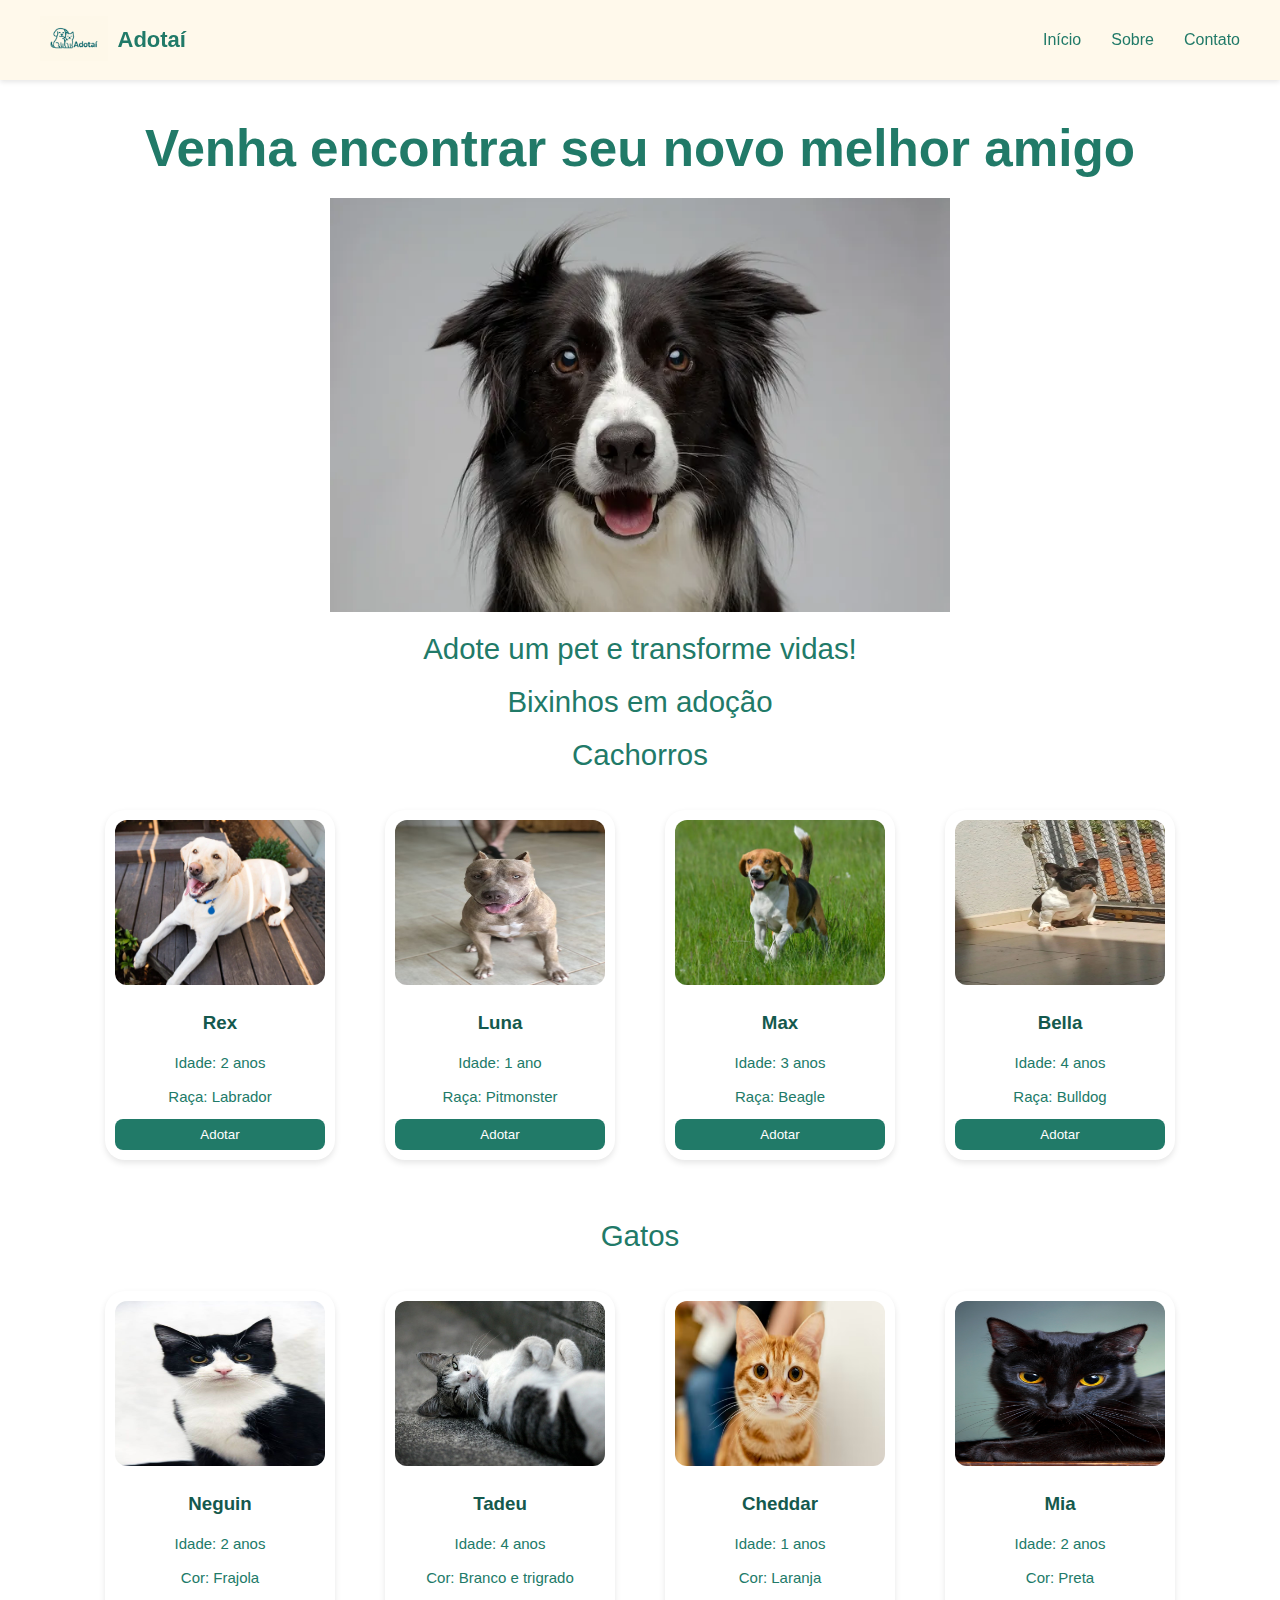
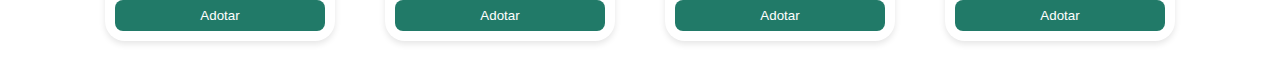
<file: index.html>
<!DOCTYPE html>
<html lang="en">
<head>
    <link rel="stylesheet" href="css/style.css"> <!-- CSS externo -->
    <link rel="icon" type="image/png" href="./Imagens/Logo.png"/> <!-- Ícone da aba -->
    <link rel="stylesheet" href="https://cdnjs.cloudflare.com/ajax/libs/font-awesome/4.7.0/css/font-awesome.min.css">
    <link rel="preconnect" href="https://fonts.googleapis.com">
    <link rel="preconnect" href="https://fonts.gstatic.com" crossorigin>
    <link href="https://fonts.googleapis.com/css2?family=Alumni+Sans+Pinstripe:ital@0;1&display=swap" rel="stylesheet">
    <meta charset="UTF-8"> <!-- Configuração de codificação -->
    <meta name="viewport" content="width=device-width, initial-scale=1.0"> <!-- Responsividade -->
    <script src="javascript/script.js"></script> <!-- Link para o arquivo JavaScript -->
    <title>Pagina Inicial</title>
    
</head>

<body>
        <!-- Cabeçalho com navegação -->
            <header class="navbar">
        <div class="logo">
            <a href="./index.html">
            <img src="./Imagens/Logo.png" alt="Logo Adotaí">
            </a>
            <h1>Adotaí</h1>
        </div>

        <!-- Botão menu mobile -->
        <button class="menu-toggle" aria-label="Abrir menu">
            ☰
        </button>

        <nav>
            <ul class="nav-links">
            <li><a href="./index.html">Início</a></li>
            <li><a href="./sobre.html">Sobre</a></li>
            <li><a href="./contato.html">Contato</a></li>
            </ul>
        </nav>
        </header>

        <br>   <!-- Conteúdo principal -->
    <h1 class="Inicio" id="topo" align="center">Venha encontrar seu novo melhor amigo</h1>
        <img src="./Imagens/Dog.webp" alt="Cachorro fofo" class="center-image">
        <p align="center">Adote um pet e transforme vidas!</p>
        <br>
        <p>Bixinhos em adoção</p>
        <br>
        <p>Cachorros</p>
        <br>
        <br>
        <div class="pet-gallery" > <!-- galeria de pets-->
            <div class="pet-card" >
                    <img src="./Imagens/Rex.webp" alt="Cachorro 1">
                    <h3>Rex</h3>
                    <p class="card">Idade: 2 anos</p>
                    <p class="card">Raça: Labrador</p>
                    <a href="pagina.html"><button>Adotar</button></a>
            </div>
            <div class="pet-card" >
                    <img src="./Imagens/Luna.jpg" alt="Cachorro 2">
                    <h3>Luna</h3>
                    <p class="card">Idade: 1 ano</p>
                    <p class="card">Raça: Pitmonster</p>
                    <a href="pagina.html"><button>Adotar</button></a>
            </div>
                <div class="pet-card" >
                    <img src="./Imagens/Max.jpg" alt="Cachorro 3">
                    <h3>Max</h3>
                    <p class="card">Idade: 3 anos</p>
                    <p class="card">Raça: Beagle</p>
                    <a href="pagina.html"><button>Adotar</button></a>
            </div>
                <div class="pet-card" >
                    <img src="./Imagens/Bella.jpg" alt="Cachorro 4">
                    <h3>Bella</h3>
                    <p class="card">Idade: 4 anos</p>
                    <p class="card">Raça: Bulldog</p>
                    <a href="pagina.html"><button>Adotar</button></a>
            </div>
        </div>
        <a href="#topo" class="back-to-top">
        ^<i class="fas fa-arrow-up"></i>
        </a>
        <br>
        <p>Gatos</p>
        <br>
        <br>
        <div class="pet-gallery"> <!-- galeria de pets -->
            <div class="pet-card" >
                    <img src="./Imagens/Neguin.jpg" alt="Gato 1">
                    <h3>Neguin</h3>
                    <p>Idade: 2 anos</p>
                    <p>Cor: Frajola</p>
                    <a href="pagina.html"><button>Adotar</button></a>
            </div>
            <div class="pet-card" >
                    <img src="./Imagens/Tadeu.jpg" alt="Gato 2";">
                    <h3>Tadeu</h3>
                    <p>Idade: 4 anos</p>
                    <p>Cor: Branco e trigrado</p>
                    <a href="pagina.html"><button>Adotar</button></a>
            </div>
                <div class="pet-card" >
                    <img src="./Imagens/Cheddar.avif" alt="Gato 3"">
                    <h3>Cheddar</h3>
                    <p>Idade: 1 anos</p>
                    <p>Cor: Laranja</p>
                    <a href="pagina.html"><button>Adotar</button></a>
            </div>
                <div class="pet-card">
                    <img src="./Imagens/Mia.jpg" alt="Gato 4">
                    <h3>Mia</h3>
                    <p>Idade: 2 anos</p>
                    <p>Cor: Preta</p>
                    <a href="pagina.html"><button>Adotar</button></a>
            </div>
        </div>
        <script src="https://cdn.jsdelivr.net/npm/bootstrap@5.3.2/dist/js/bootstrap.bundle.min.js"></script>

</body>

</html>
</file>
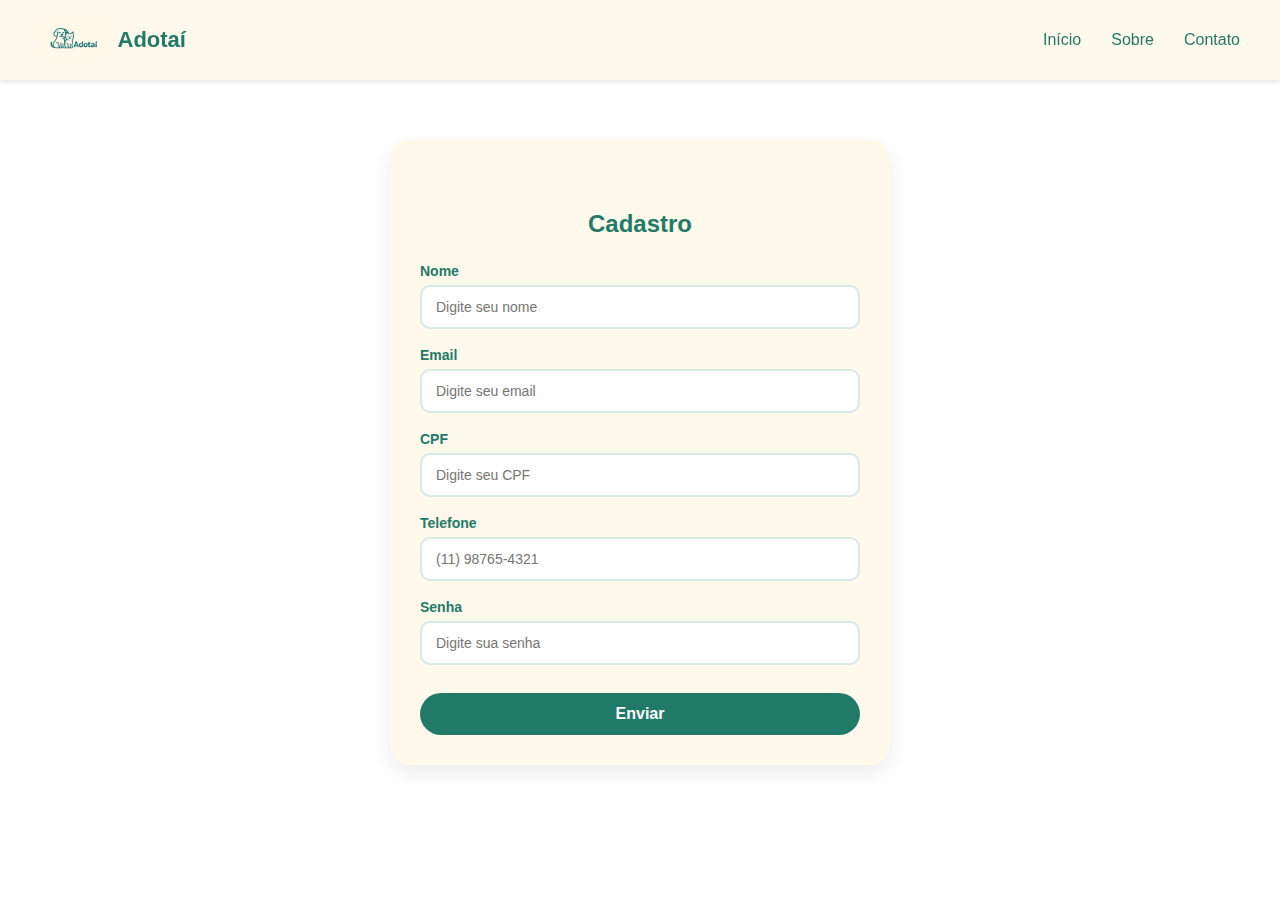
<file: Cadastro.html>
<!DOCTYPE html>
<html lang="en">
<head>
    
    <link rel="stylesheet" href="css/style.css"> <!-- CSS externo -->
    <link rel="icon" type="image/png" href="./Imagens/Logo.png"/> <!-- Ícone da aba -->
    <link rel="stylesheet" href="https://cdnjs.cloudflare.com/ajax/libs/font-awesome/4.7.0/css/font-awesome.min.css">
    <link rel="preconnect" href="https://fonts.googleapis.com">
    <link rel="preconnect" href="https://fonts.gstatic.com" crossorigin>
    <link href="https://fonts.googleapis.com/css2?family=Alumni+Sans+Pinstripe:ital@0;1&display=swap" rel="stylesheet">
    <meta charset="UTF-8"> <!-- Configuração de codificação -->
    <meta name="viewport" content="width=device-width, initial-scale=1.0"> <!-- Responsividade -->
     <!-- Link para o arquivo JavaScript -->
    <title>Pagina de Cadastro</title>
    
</head>
<body>
 <!-- Cabeçalho com navegação -->
 <header class="navbar">
    <div class="logo">
        <a href="./index.html">
        <img src="./Imagens/Logo.png" alt="Logo Adotaí">
        </a>
        <h1>Adotaí</h1>
    </div>

    <!-- Botão menu mobile -->
    <button class="menu-toggle" aria-label="Abrir menu">
        ☰
    </button>

    <nav>
        <ul class="nav-links">
        <li><a href="./index.html">Início</a></li>
        <li><a href="./sobre.html">Sobre</a></li>
        <li><a href="./contato.html">Contato</a></li>
        </ul>
    </nav>
    </header>
    <div class="form-container">
        <h2 class="titulo-secao">Cadastro</h2>
        <!--formulario de cadastro -->
        <form class="formulario" action="./index.html" method="post">
          <div class="campo">
            <label for="nome">Nome</label>
            <input type="text" id="nome" name="nome" placeholder="Digite seu nome" required>
          </div>
      
          <div class="campo">
            <label for="email">Email</label>
            <input type="email" id="email" name="email" placeholder="Digite seu email" required>
          </div>
      
          <div class="campo">
            <label for="cpf">CPF</label>
            <input type="text" id="cpf" name="cpf" placeholder="Digite seu CPF">
          </div>

          <div class="campo">
          <label for="telefone">Telefone</label>
          <input type="text" id="telefone" name="telefone" placeholder="(11) 98765-4321">
          </div>
            
          <div class="campo">
            <label for="senha">Senha</label>
            <input type="password" id="senha" name="senha" placeholder="Digite sua senha" required>
          </div>
      
          <button type="submit" class="btn-svg">Enviar</button>
        </form>
      </div>
      
</body>

<script src="javascript/script.js"></script>
</file>
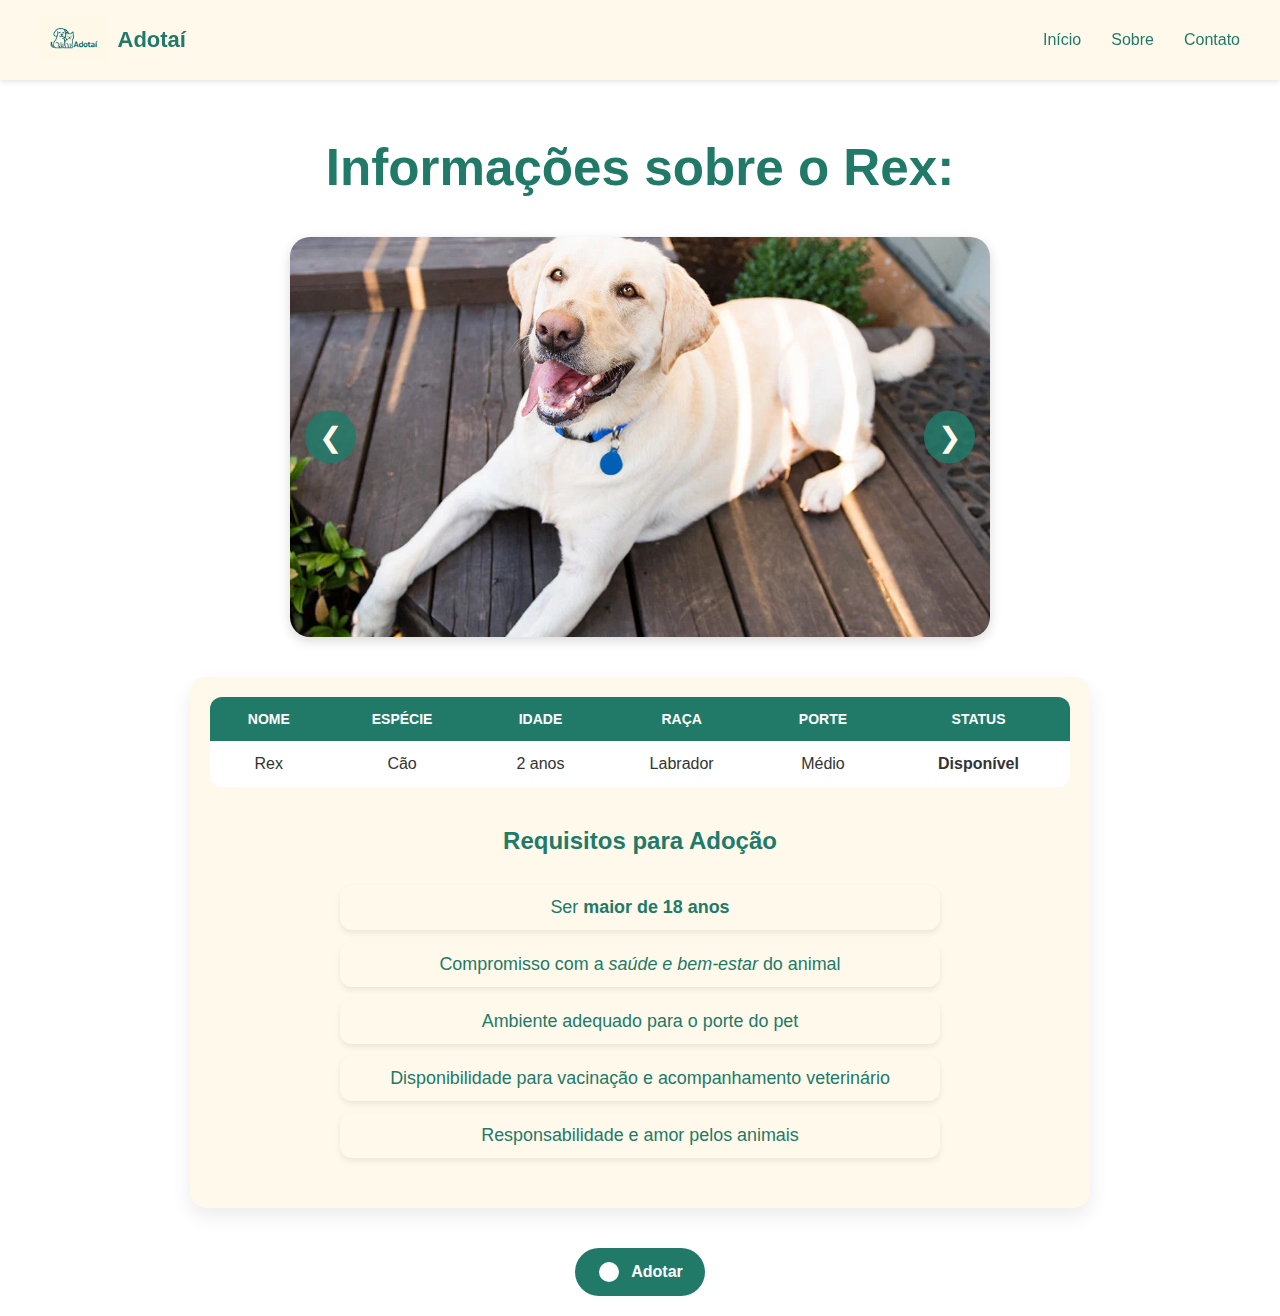
<file: pagina.html>
<!DOCTYPE html>
<html lang="en">
<head>
    
    <link rel="stylesheet" href="css/style.css"> <!-- CSS externo -->
    <link rel="icon" type="image/png" href="./Imagens/Logo.png"/> <!-- Ícone da aba -->
    <link rel="stylesheet" href="https://cdnjs.cloudflare.com/ajax/libs/font-awesome/4.7.0/css/font-awesome.min.css">
    <link rel="preconnect" href="https://fonts.googleapis.com">
    <link rel="preconnect" href="https://fonts.gstatic.com" crossorigin>
    <link href="https://fonts.googleapis.com/css2?family=Alumni+Sans+Pinstripe:ital@0;1&display=swap" rel="stylesheet">
    <meta charset="UTF-8"> <!-- Configuração de codificação -->
    <meta name="viewport" content="width=device-width, initial-scale=1.0"> <!-- Responsividade -->
    <script src="javascript/script.js"></script> <!-- Link para o arquivo JavaScript -->
    <title>Pagina de Adoção</title>
    
</head>

<body>

        <!-- Cabeçalho com navegação -->
            <header class="navbar">
        <div class="logo">
            <a href="./index.html">
            <img src="./Imagens/Logo.png" alt="Logo Adotaí">
            </a>
            <h1>Adotaí</h1>
        </div>

        <!-- Botão menu mobile -->
        <button class="menu-toggle" aria-label="Abrir menu">
            ☰
        </button>

        <nav>
            <ul class="nav-links">
            <li><a href="./index.html">Início</a></li>
            <li><a href="./sobre.html">Sobre</a></li>
            <li><a href="./contato.html">Contato</a></li>
            </ul>
        </nav>
        </header>

        <br>
        <br>
        <h1> Informações sobre o Rex: </h1>
        <div class="carrossel">

            <div class="slide ativo">
              <img src="./Imagens/Rex.webp" alt="Rex">
            </div>
          
            <div class="slide">
                <iframe width="560" height="315" src="https://www.youtube.com/embed/64X4cuAR2fI?si=VYo4Jkm-hMQxhbWR" title="YouTube video player" frameborder="0" allow="accelerometer; autoplay; clipboard-write; encrypted-media; gyroscope; picture-in-picture; web-share" referrerpolicy="strict-origin-when-cross-origin" allowfullscreen></iframe>
            </div>
            <div class="slide">
                <img src="./Imagens/Rex2.jpg">
            </div>
          
            
            
            <button class="carrossel-btn prev">&#10094;</button>
            <button class="carrossel-btn next">&#10095;</button>
          
          </div>
          
          

        <div class="tabela-container">
        <table class="tabela-adocao">
            
            <thead>
            <tr>
                <th>Nome</th>
                <th>Espécie</th>
                <th>Idade</th>
                <th>Raça</th>
                <th>Porte</th>
                <th>Status</th>
            </tr>
            </thead>
            <tbody>
            <tr>
                <td>Rex</td>
                <td>Cão</td>
                <td>2 anos</td>
                <td>Labrador</td>
                <td>Médio</td>
                <td class="status-disponivel">Disponível</td>
            </tr>
            </tbody>
        </table>

        <h2 class="titulo-secao">Requisitos para Adoção</h2>
                <ul class="lista-adocao">
                <li>Ser <strong>maior de 18 anos</strong></li>
                <li>Compromisso com a <em>saúde e bem-estar</em> do animal</li>
                <li>Ambiente adequado para o porte do pet</li>
                <li>Disponibilidade para vacinação e acompanhamento veterinário</li>
                <li>Responsabilidade e amor pelos animais</li>
                </ul>
        </div>

        <center><a href="Cadastro.html"><button class="btn-svg">
            <svg width="24" height="24" viewBox="0 0 24 24">
                <circle cx="12" cy="12" r="10"/>
            </svg>
            Adotar
            </button></a>
            </center>
            <script src="https://cdn.jsdelivr.net/npm/bootstrap@5.3.8/dist/js/bootstrap.bundle.min.js" integrity="sha384-FKyoEForCGlyvwx9Hj09JcYn3nv7wiPVlz7YYwJrWVcXK/BmnVDxM+D2scQbITxI" crossorigin="anonymous"></script>
</body>
</html>
</file>
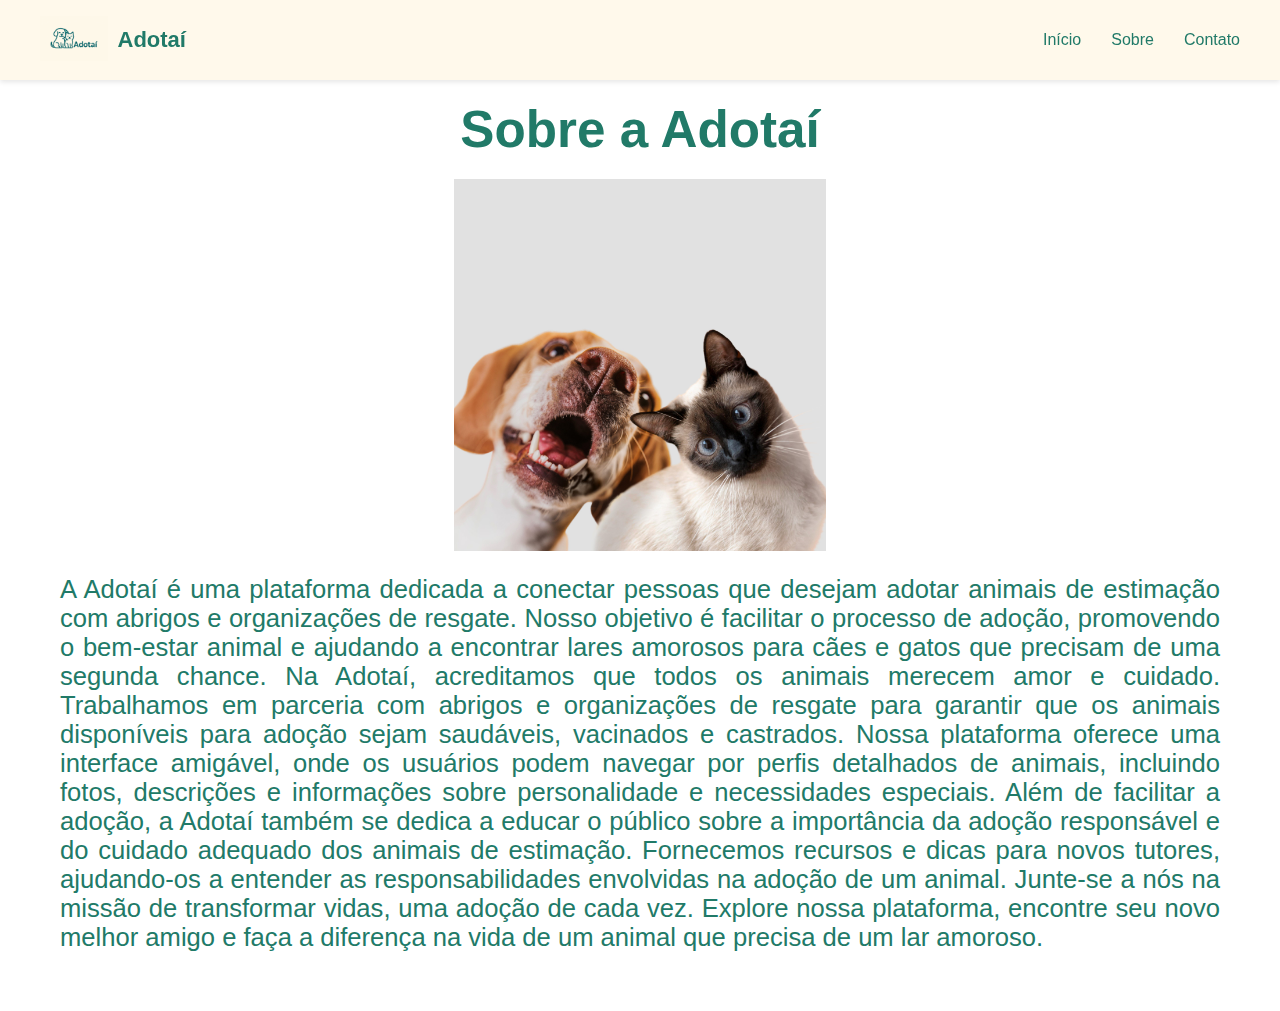
<file: sobre.html>
<!DOCTYPE html>
<html lang="en">
<head>
    <link rel="stylesheet" href="css/style.css"> <!-- CSS externo -->
    <link rel="icon" type="image/png" href="./Imagens/Logo.png"/> <!-- Ícone da aba -->
    <link rel="preconnect" href="https://fonts.googleapis.com">
    <link rel="preconnect" href="https://fonts.gstatic.com" crossorigin>
    <link href="https://fonts.googleapis.com/css2?family=Alumni+Sans+Pinstripe:ital@0;1&display=swap" rel="stylesheet">
    <meta charset="UTF-8"> <!-- Configuração de codificação -->
    <meta name="viewport" content="width=device-width, initial-scale=1.0"> <!-- Responsividade -->
    <script src="javascript/script.js"></script> <!-- Link para o arquivo JavaScript -->
    <title>Pagina Inicial</title>
    
</head>
<body>
        <!-- Cabeçalho com navegação -->
    <header class="navbar">
        <div class="logo">
            <a href="./index.html">
            <img src="./Imagens/Logo.png" alt="Logo Adotaí">
            </a>
            <h1>Adotaí</h1>
        </div>

        <!-- Botão menu mobile -->
        <button class="menu-toggle" aria-label="Abrir menu">
            ☰
        </button>

        <nav>
            <ul class="nav-links">
            <li><a href="./index.html">Início</a></li>
            <li><a href="./sobre.html">Sobre</a></li>
            <li><a href="./contato.html">Contato</a></li>
            </ul>
        </nav>
        </header>
    <h1 id="topo">Sobre a Adotaí</h1>
    <center><img src="./Imagens/Inicio.jpg" height="auto" width="30%"></center> <!-- imagem centralizada -->
    <!-- Parágrafo sobre a Adotaí -->
    <p class="sobre"> A Adotaí é uma plataforma dedicada a conectar pessoas que desejam adotar animais de estimação com abrigos e organizações de resgate. Nosso objetivo é facilitar o processo de adoção, promovendo o bem-estar animal e ajudando a encontrar lares amorosos para cães e gatos que precisam de uma segunda chance. 
     Na Adotaí, acreditamos que todos os animais merecem amor e cuidado. Trabalhamos em parceria com abrigos e organizações de resgate para garantir que os animais disponíveis para adoção sejam saudáveis, vacinados e castrados. Nossa plataforma oferece uma interface amigável, onde os usuários podem navegar por perfis detalhados de animais, incluindo fotos, descrições e informações sobre personalidade e necessidades especiais. 
     Além de facilitar a adoção, a Adotaí também se dedica a educar o público sobre a importância da adoção responsável e do cuidado adequado dos animais de estimação. Fornecemos recursos e dicas para novos tutores, ajudando-os a entender as responsabilidades envolvidas na adoção de um animal. 
     Junte-se a nós na missão de transformar vidas, uma adoção de cada vez. Explore nossa plataforma, encontre seu novo melhor amigo e faça a diferença na vida de um animal que precisa de um lar amoroso. </p>
    <br>
    <a href="#topo" class="back-to-top">
        ^<i class="fas fa-arrow-up"></i>
        </a>
</body>
</file>
<file: css/style.css>
:root {
  --navbar-altura: 80px;
}

body{
    font-family: 'Alumni Sans Pinstripe' , Arial, sans-serif;
    margin: 20px;
    background-color: #ffffff;
    padding-top: 80px;
}
h1{
    text-align: center;
    font-size: 3vw;
    color: #217a68;
    font-family: 'Poppins', sans-serif;
    margin-bottom: 20px;
    font-size: 4vw;
}
.inicio{
    text-align: center;
    font-size: 3vw;
    color: #217a68;
    font-family: 'Poppins', sans-serif;
    margin-top: 300px;
    padding: auto;
}
ul{
    font-family: 'poppins', sans-serif;
}
.center-image{
    display: block;
    margin-left: auto;
    margin-right: auto;
    width: 50%;
    height: 50%;
    margin-top: 20px;
    margin-bottom: 20px;
}
.imagem{
    text-align: center;
    margin-top: 20px;
    margin-bottom: 20px;
    height: auto;
    width: 50%;
}
figcaption{
    font-style: italic;
    margin-top: 10px;
    font-size: 1.2vw;
}
* {
  margin: 0;
  padding: 0;
  box-sizing: border-box;
  font-family: 'Poppins', sans-serif;
}

p{
    text-align: center;
    font-size: 2.3vw;
    color: #217a68;
    font-family: 'Poppins', sans-serif;
}

.navbar {
  height: var(--navbar-altura);
  position: fixed;
  top: 0;
  left: 0;
  width: 100%;
  background-color: #fff9eb;
  display: flex;
  justify-content: space-between;
  align-items: center;
  padding: 0 40px;
  box-shadow: 0 2px 5px rgba(0,0,0,0.1);
  z-index: 1000;
  overflow: visible;
}

.nav-links {
  list-style: none;
  display: flex;
  gap: 30px;
}

.nav-links a {
  text-decoration: none;
  color: #217a68;
  font-weight: 500;
  transition: color 0.3s;
}

.nav-links a:hover {
  color: #14594d;
}

/* Botão hamburguer */
.menu-toggle {
  display: none;
  font-size: 28px;
  background: none;
  border: none;
  color: #217a68;
  cursor: pointer;
}

/* MOBILE */
@media (max-width: 768px) {

  .menu-toggle {
    display: block;
  }

  nav {
    position: absolute;
    top: var(--navbar-altura);
    left: 0;
    width: 100%;
  }

  .nav-links {
    flex-direction: column;
    background-color: #fff9eb;
    width: 100%;
    gap: 20px;
    padding: 20px 0;
    align-items: center;

    /* menu fechado */
    display: none;
  }

  /* menu aberto */
  .nav-links.active {
    display: flex;
  }
}


.logo {
  display: flex;
  align-items: center;
  gap: 10px;
}

.logo img {
  height: 45px;
}

.logo h1 {
  font-size: 22px;
  color: #217a68;
  font-weight: 600px;
  margin-top: 20px;
}



.titulo-secao {
  text-align: center;
  font-size: 24px;
  color: #217a68;
  margin-bottom: 25px;
  margin-top: 40px;
}

.pet-gallery {
  display: flex;
  flex-wrap: wrap;
  justify-content: center;
  gap: 50px; /* Espaço entre os cards */
  margin-bottom: 40px; /* Espaço depois da galeria */
}

.pet-card {
  width: 230px;
  text-align: center;
  background-color: #ffffff;
  border-radius: 20px;
  padding: 10px;
  box-shadow: 0 3px 6px rgba(0,0,0,0.1);
  transition: transform 0.2s, box-shadow 0.2s;
  display: flex;
  flex-direction: column;
  justify-content: space-between;
  height: 350px; 
}

.pet-card img {
  width: auto;
  height: 50%;
  border-radius: 12px;
  margin-bottom: 10px;
}

/* Estilo do texto */
.pet-card h3 {
  margin: 8px 0 6px;
  color: #14594d;
  position: inherit;
}

.pet-card p {
  color: #217a68;
  font-size: 15px;
  margin: 4px 0;
  position: relative;
}

/* Botão */
.pet-card button {
  background-color: #217a68;
  color: white;
  border: none;
  border-radius: 8px;
  padding: 8px 15px;
  cursor: pointer;
  margin-top: auto; /* empurra o botão pra baixo */
  transition: background-color 0.3s;
}

.pet-card button:hover {
  background-color: #14594d;
}

.card{
    font-size: 1.2vw;
    color: #217a68;
    font-family: 'Poppins', sans-serif;
    margin: 5px 0;
    align-items: center;
    margin-top: 10px;
}
.sobre{
    font-size: 2vw;
    color: #217a68;
    font-family: 'Poppins', sans-serif;
    margin: 20px 40px;
    text-align: justify;
}
.link{
    color: #217a68;
    text-decoration: none;
    font-weight: bold;
    }
    /* No seu arquivo CSS */
.back-to-top {
  position: fixed;
  bottom: 30px;
  right: 30px;
  display: none; /* Começa escondido */
  font-size: 20px;
  color: white;
  background-color: #217a69;
  padding: 10px 15px;
  border-radius: 5px;
  text-decoration: none;
}

.back-to-top.visible {
  display: block; /* Exibe o botão quando tiver a classe "visible" */
}

a button {
  width: 100%;
}
a .btn-svg{
  width: auto;
}
/* Container opcional para centralizar */
.tabela-container {
  margin: 40px auto;
  max-width: 900px;
  background-color: #fff9eb;
  padding: 20px;
  border-radius: 16px;
  box-shadow: 0 8px 20px rgba(0, 0, 0, 0.08);
}

/* Tabela */
.tabela-adocao {
  width: 100%;
  border-collapse: collapse;
  overflow: hidden;
  border-radius: 12px;
}

/* Cabeçalho */
.tabela-adocao thead {
  background-color: #217a68;
}

.tabela-adocao th {
  color: #ffffff;
  padding: 14px;
  font-weight: 600;
  text-transform: uppercase;
  font-size: 14px;
}

/* Corpo */
.tabela-adocao td {
  padding: 14px;
  text-align: center;
  color: #333;
  background-color: #fff;
}

/* Linhas alternadas */
.tabela-adocao tbody tr:nth-child(even) td {
  background-color: #f3f7f6;
}

/* Hover */
.tabela-adocao tbody tr:hover td {
  background-color: #e1f1ed;
  transition: background-color 0.3s;
}

/* Status */
.status-disponivel {
  color: #217a68;
  font-weight: bold;
}

.status-adotado {
  color: #c0392b;
  font-weight: bold;
}

.lista-adocao {
  list-style: none; /* remove bolinha padrão */
  max-width: 600px;
  margin: 30px auto;
  padding: 0;
  font-family: 'Poppins', sans-serif;
}

.lista-adocao li {
  background-color: #fff9eb;
  color: #217a68;
  padding: 12px 18px;
  margin-bottom: 12px;
  border-radius: 12px;
  font-size: 1.4vw;
  text-align: center;
  box-shadow: 0 3px 6px rgba(0,0,0,0.08);
}

/* Ajuste para mobile */
@media (max-width: 768px) {
  .lista-adocao li {
    font-size: 16px;
  }
}
.btn-svg {
  display: inline-flex;
  align-items: center;
  gap: 10px;

  padding: 12px 22px;
  background-color: #217a68;
  color: #ffffff;

  border: none;
  border-radius: 30px;

  font-size: 16px;
  font-weight: 600;

  cursor: pointer;
  transition: all 0.3s ease;
}

/* SVG dentro do botão */
.btn-svg svg {
  fill: #ffffff;
  transition: transform 0.3s ease;
}

/* Hover */
.btn-svg:hover {
  background-color: #14594d;
  transform: translateY(-2px);
  box-shadow: 0 6px 12px rgba(0,0,0,0.15);
}

/* Animação do ícone no hover */
.btn-svg:hover svg {
  transform: scale(1.1);
}

/* Clique */
.btn-svg:active {
  transform: scale(0.97);
}



.carrossel {
  position: relative;
  max-width: 700px;
  height: 400px;
  margin: 40px auto;
  overflow: hidden;
  border-radius: 20px;
  background-color: #fff9eb;
  box-shadow: 0 4px 12px rgba(0,0,0,0.15);
}

/* Slide */
.slide {
  display: none;
  width: 100%;
  height: 100%;
}

.slide.ativo {
  display: block;
}

/* Imagem e iframe */
.slide img,
.slide iframe {
  width: 100%;
  height: 100%;
  object-fit: cover;
  border: none;
}

/* Botões */
.carrossel {
  position: relative;
}
.carrossel-btn {
  position: absolute;
  top: 50%;
  transform: translateY(-50%);
  background-color: rgba(33, 122, 104, 0.85);
  color: #fff9eb;
  border: none;
  font-size: 28px;
  padding: 10px 14px;
  cursor: pointer;
  border-radius: 50%;
  transition: background-color 0.3s;
  z-index: 10;
}

.carrossel-btn:hover {
  background-color: #14594d;
}

.prev {
  left: 15px;
}

.next {
  right: 15px;
}

/* Mobile */
@media (max-width: 768px) {
  .carrossel {
    height: 250px;
  }
}

/* Container do formulário */
.form-container {
  max-width: 500px;
  margin: 40px auto;
  background-color: #fff9eb;
  padding: 30px;
  border-radius: 20px;
  box-shadow: 0 8px 20px rgba(0,0,0,0.08);
}

/* Formulário */
.formulario {
  display: flex;
  flex-direction: column;
  gap: 18px;
}

/* Campo individual */
.campo {
  display: flex;
  flex-direction: column;
  gap: 6px;
}

.campo label {
  color: #217a68;
  font-weight: 600;
  font-size: 14px;
}

/* Inputs */
.campo input {
  padding: 12px 14px;
  border-radius: 10px;
  border: 2px solid #d7eae6;
  font-size: 14px;
  font-family: 'Poppins', sans-serif;
  transition: border-color 0.3s, box-shadow 0.3s;
}

.campo input:focus {
  outline: none;
  border-color: #217a68;
  box-shadow: 0 0 0 3px rgba(33, 122, 104, 0.15);
}

/* Botão já no seu padrão */
.formulario .btn-svg {
  margin-top: 10px;
  justify-content: center;
}
</file>
